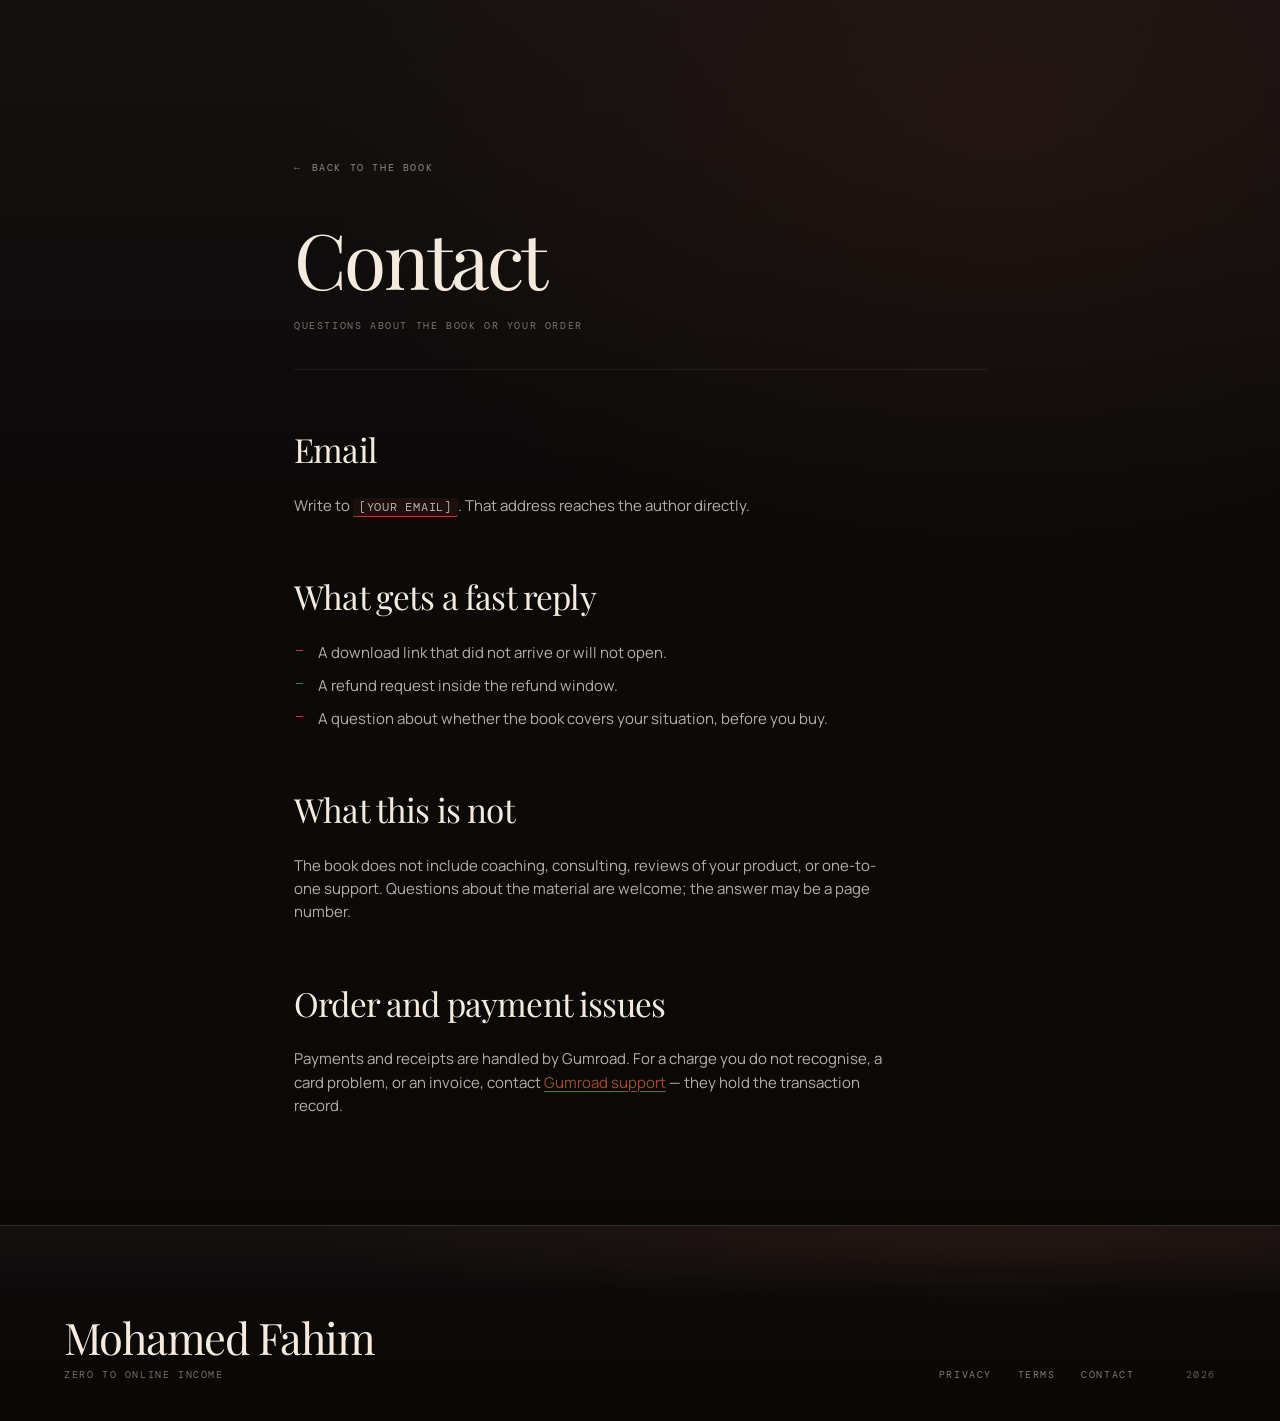
<file: contact.html>
<!DOCTYPE html>
<html lang="en">
<head>
<meta charset="utf-8">
<meta name="viewport" content="width=device-width, initial-scale=1, viewport-fit=cover">
<title>Contact — Zero To Online Income</title>
<meta name="description" content="How to reach the author of Zero To Online Income about downloads, refunds and questions about the book.">
<meta name="robots" content="index, follow">
<link rel="canonical" href="https://zero-to-online-income.vercel.app/contact">
<meta name="theme-color" content="#0A0908">
<link rel="icon" href="assets/icons/favicon.svg" type="image/svg+xml">
<link rel="icon" href="assets/icons/favicon-32.png" sizes="32x32">
<link rel="apple-touch-icon" href="assets/icons/apple-touch-icon.png">
<link rel="preconnect" href="https://fonts.googleapis.com">
<link rel="preconnect" href="https://fonts.gstatic.com" crossorigin>
<link rel="stylesheet" href="https://fonts.googleapis.com/css2?family=DM+Mono:wght@400&family=Manrope:wght@300;400;600&family=Playfair+Display:wght@400&display=swap">
<link rel="stylesheet" href="style.css?v=5">
</head>
<body class="doc" data-theme="black">
<div class="grain" aria-hidden="true"></div>

<main class="doc__main">
  <div class="doc__inner">
    <a class="doc__back mono" href="/"><span aria-hidden="true">←</span><span>Back to the book</span></a>

    <h1 class="doc__title">Contact</h1>
    <p class="doc__meta mono">Questions about the book or your order</p>

    <div class="doc__body">
      <h2>Email</h2>
      <p>Write to <span class="doc__fill">[YOUR EMAIL]</span>. That address reaches the author directly.</p>

      <h2>What gets a fast reply</h2>
      <ul>
        <li>A download link that did not arrive or will not open.</li>
        <li>A refund request inside the refund window.</li>
        <li>A question about whether the book covers your situation, before you buy.</li>
      </ul>

      <h2>What this is not</h2>
      <p>The book does not include coaching, consulting, reviews of your product, or one-to-one support. Questions about the material are welcome; the answer may be a page number.</p>

      <h2>Order and payment issues</h2>
      <p>Payments and receipts are handled by Gumroad. For a charge you do not recognise, a card problem, or an invoice, contact <a href="https://gumroad.com/help" rel="noopener">Gumroad support</a> — they hold the transaction record.</p>
    </div>

  </div>
</main>

<footer class="footer" data-theme="black">
  <div class="wrap footer__inner">
    <div class="footer__brand">
      <span class="footer__author">Mohamed Fahim</span>
      <span class="footer__book mono">Zero To Online Income</span>
    </div>
    <nav class="footer__links" aria-label="Footer">
      <a href="/privacy" class="mono">Privacy</a>
      <a href="/terms" class="mono">Terms</a>
      <a href="/contact" class="mono">Contact</a>
    </nav>
    <span class="footer__year mono">2026</span>
  </div>
</footer>
</body>
</html>
</file>
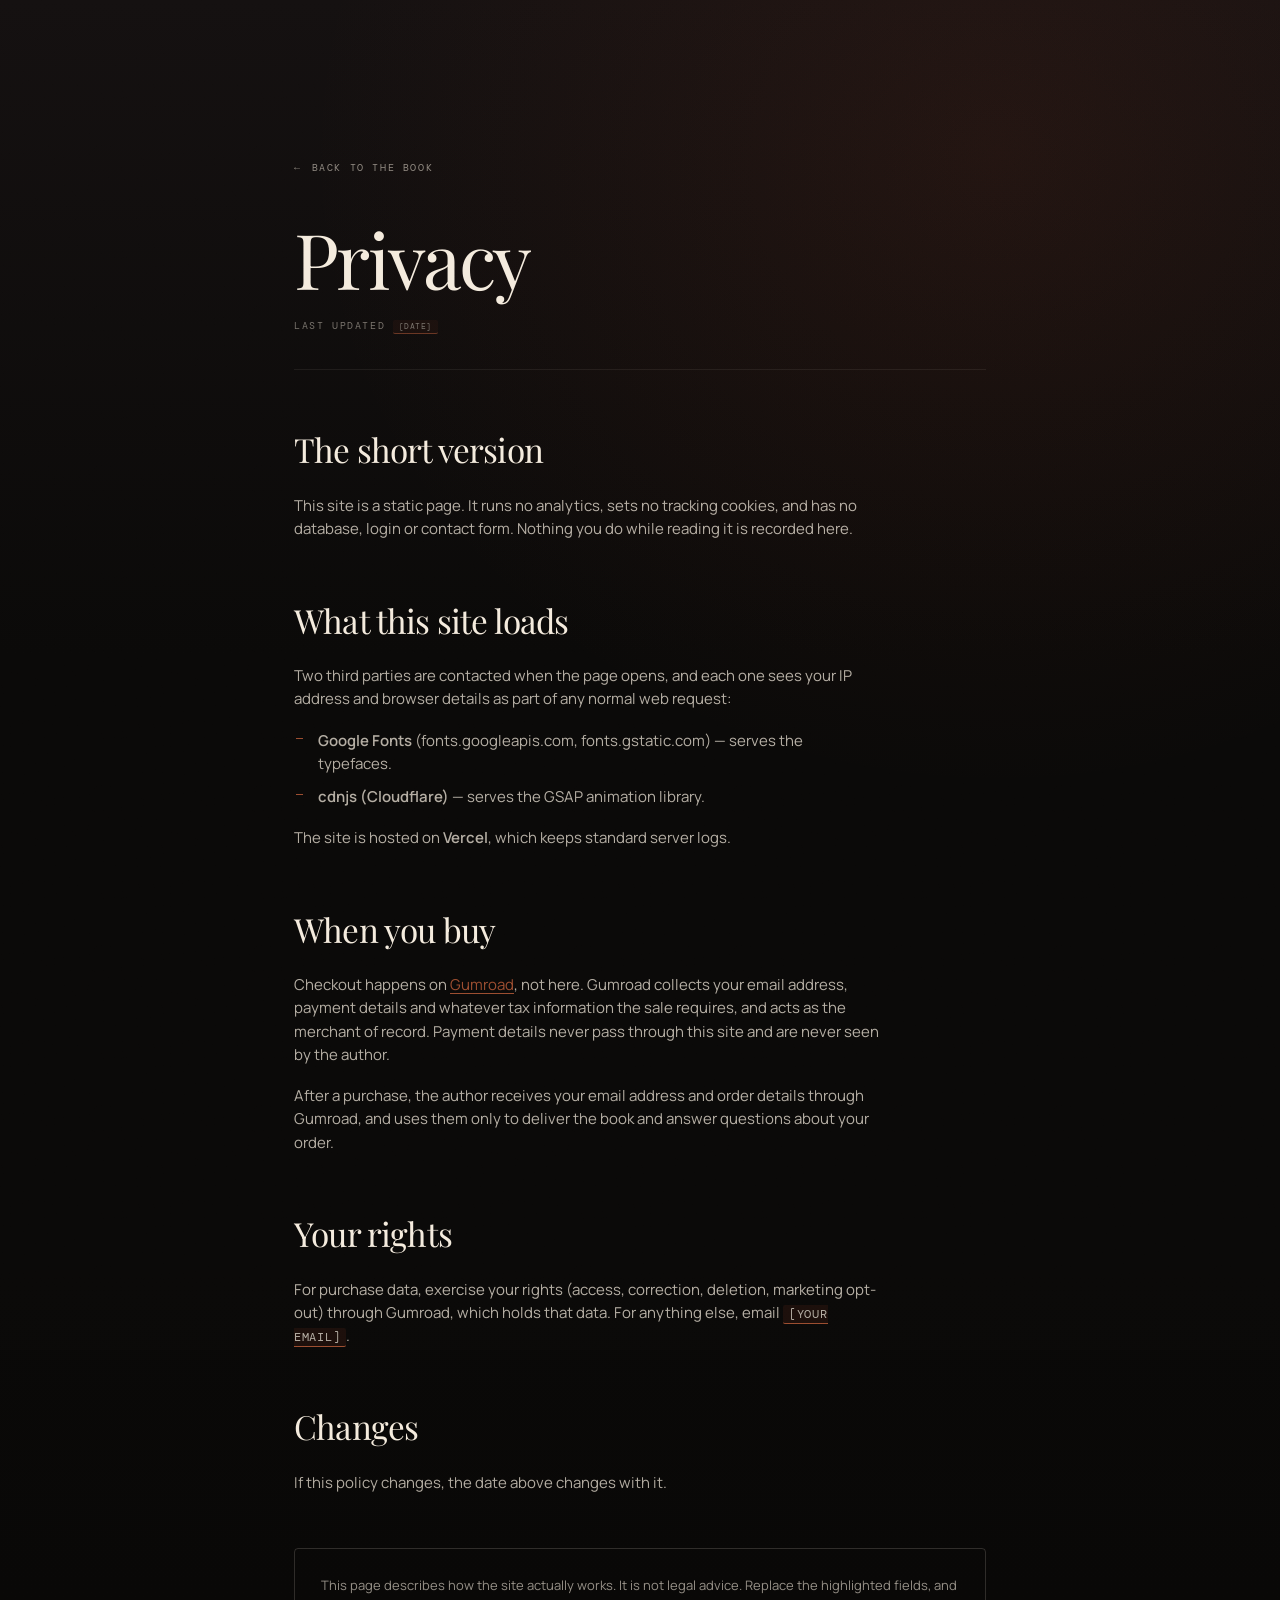
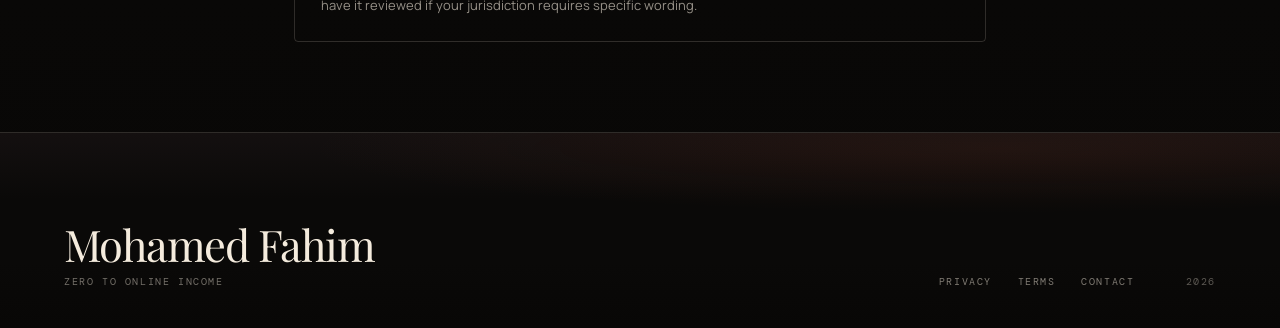
<file: privacy.html>
<!DOCTYPE html>
<html lang="en">
<head>
<meta charset="utf-8">
<meta name="viewport" content="width=device-width, initial-scale=1, viewport-fit=cover">
<title>Privacy — Zero To Online Income</title>
<meta name="description" content="How Zero To Online Income handles personal data. Purchases are processed by Gumroad; this site stores no personal data of its own.">
<meta name="robots" content="index, follow">
<link rel="canonical" href="https://zero-to-online-income.vercel.app/privacy">
<meta name="theme-color" content="#0A0908">
<link rel="icon" href="assets/icons/favicon.svg" type="image/svg+xml">
<link rel="icon" href="assets/icons/favicon-32.png" sizes="32x32">
<link rel="apple-touch-icon" href="assets/icons/apple-touch-icon.png">
<link rel="preconnect" href="https://fonts.googleapis.com">
<link rel="preconnect" href="https://fonts.gstatic.com" crossorigin>
<link rel="stylesheet" href="https://fonts.googleapis.com/css2?family=DM+Mono:wght@400&family=Manrope:wght@300;400;600&family=Playfair+Display:wght@400&display=swap">
<link rel="stylesheet" href="style.css?v=5">
</head>
<body class="doc" data-theme="black">
<div class="grain" aria-hidden="true"></div>

<main class="doc__main">
  <div class="doc__inner">
    <a class="doc__back mono" href="/"><span aria-hidden="true">←</span><span>Back to the book</span></a>

    <h1 class="doc__title">Privacy</h1>
    <p class="doc__meta mono">Last updated <span class="doc__fill">[DATE]</span></p>

    <div class="doc__body">
      <h2>The short version</h2>
      <p>This site is a static page. It runs no analytics, sets no tracking cookies, and has no database, login or contact form. Nothing you do while reading it is recorded here.</p>

      <h2>What this site loads</h2>
      <p>Two third parties are contacted when the page opens, and each one sees your IP address and browser details as part of any normal web request:</p>
      <ul>
        <li><strong>Google Fonts</strong> (fonts.googleapis.com, fonts.gstatic.com) — serves the typefaces.</li>
        <li><strong>cdnjs (Cloudflare)</strong> — serves the GSAP animation library.</li>
      </ul>
      <p>The site is hosted on <strong>Vercel</strong>, which keeps standard server logs.</p>

      <h2>When you buy</h2>
      <p>Checkout happens on <a href="https://gumroad.com/privacy" rel="noopener">Gumroad</a>, not here. Gumroad collects your email address, payment details and whatever tax information the sale requires, and acts as the merchant of record. Payment details never pass through this site and are never seen by the author.</p>
      <p>After a purchase, the author receives your email address and order details through Gumroad, and uses them only to deliver the book and answer questions about your order.</p>

      <h2>Your rights</h2>
      <p>For purchase data, exercise your rights (access, correction, deletion, marketing opt-out) through Gumroad, which holds that data. For anything else, email <span class="doc__fill">[YOUR EMAIL]</span>.</p>

      <h2>Changes</h2>
      <p>If this policy changes, the date above changes with it.</p>
    </div>

    <div class="doc__note">
      <p>This page describes how the site actually works. It is not legal advice. Replace the highlighted fields, and have it reviewed if your jurisdiction requires specific wording.</p>
    </div>
  </div>
</main>

<footer class="footer" data-theme="black">
  <div class="wrap footer__inner">
    <div class="footer__brand">
      <span class="footer__author">Mohamed Fahim</span>
      <span class="footer__book mono">Zero To Online Income</span>
    </div>
    <nav class="footer__links" aria-label="Footer">
      <a href="/privacy" class="mono">Privacy</a>
      <a href="/terms" class="mono">Terms</a>
      <a href="/contact" class="mono">Contact</a>
    </nav>
    <span class="footer__year mono">2026</span>
  </div>
</footer>
</body>
</html>
</file>
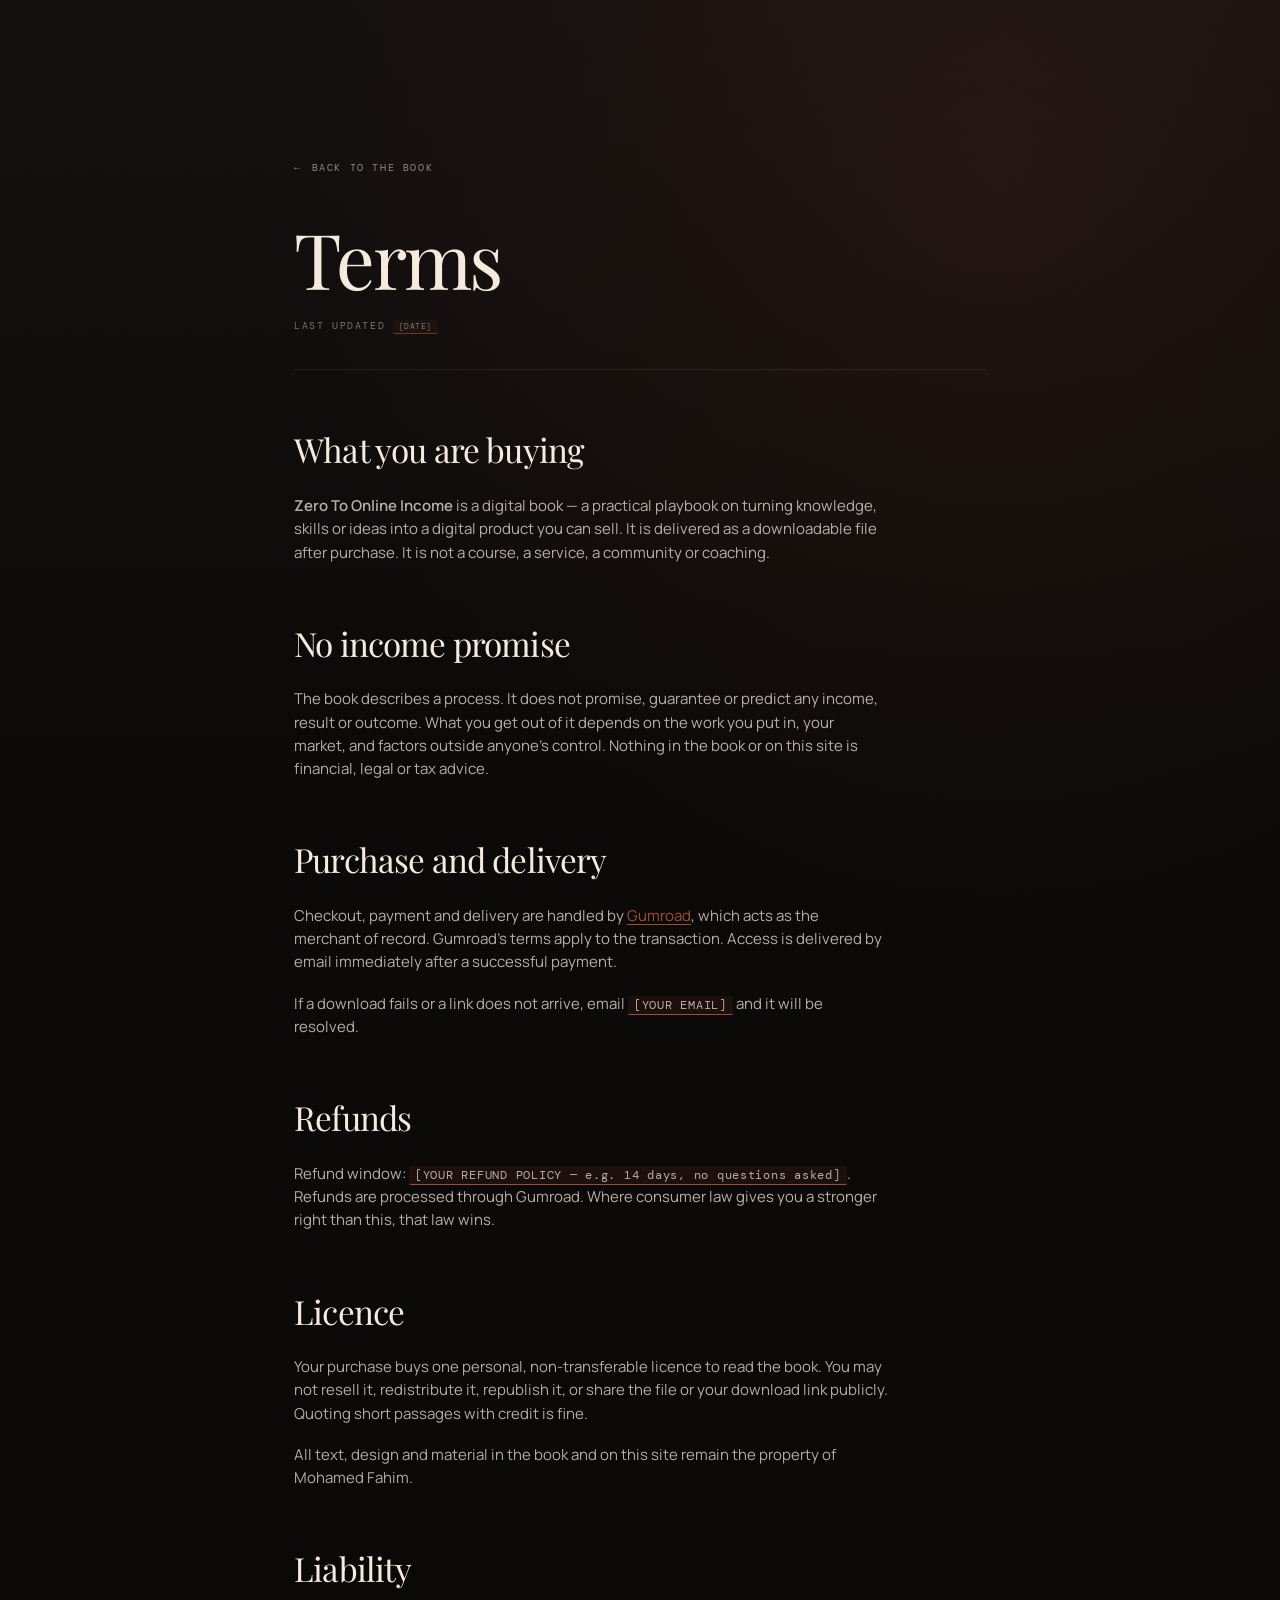
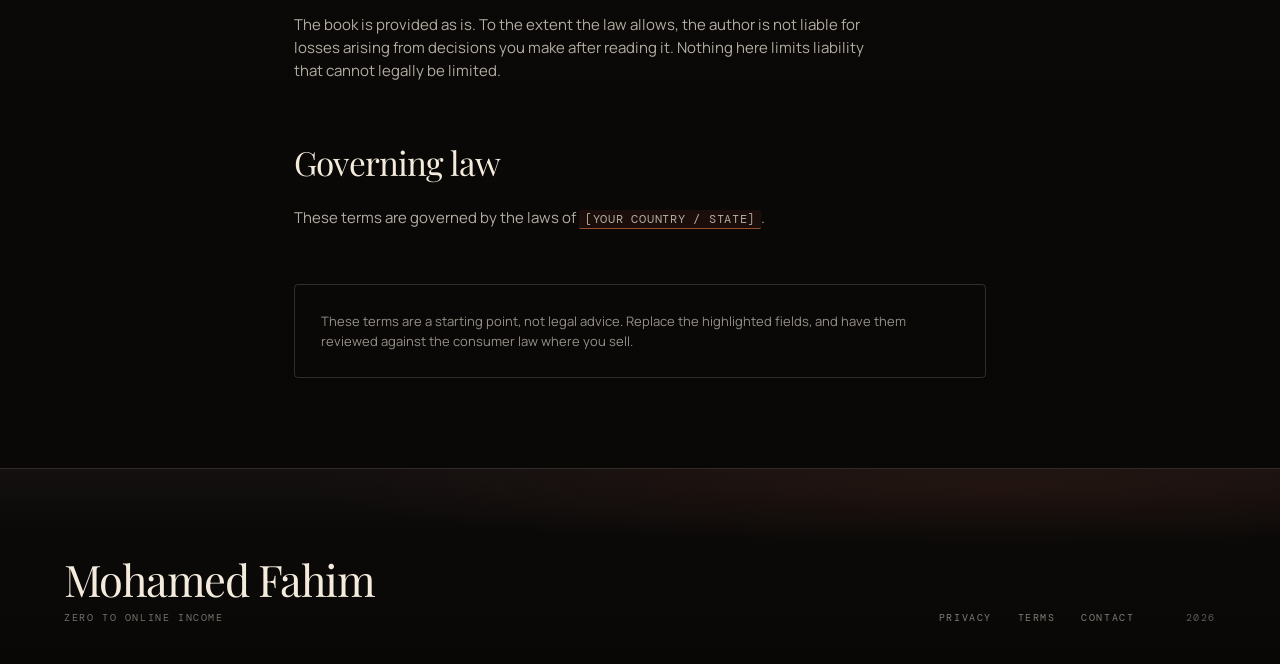
<file: terms.html>
<!DOCTYPE html>
<html lang="en">
<head>
<meta charset="utf-8">
<meta name="viewport" content="width=device-width, initial-scale=1, viewport-fit=cover">
<title>Terms — Zero To Online Income</title>
<meta name="description" content="Terms for Zero To Online Income: what the digital book is, licence, refunds and delivery through Gumroad. No income promises.">
<meta name="robots" content="index, follow">
<link rel="canonical" href="https://zero-to-online-income.vercel.app/terms">
<meta name="theme-color" content="#0A0908">
<link rel="icon" href="assets/icons/favicon.svg" type="image/svg+xml">
<link rel="icon" href="assets/icons/favicon-32.png" sizes="32x32">
<link rel="apple-touch-icon" href="assets/icons/apple-touch-icon.png">
<link rel="preconnect" href="https://fonts.googleapis.com">
<link rel="preconnect" href="https://fonts.gstatic.com" crossorigin>
<link rel="stylesheet" href="https://fonts.googleapis.com/css2?family=DM+Mono:wght@400&family=Manrope:wght@300;400;600&family=Playfair+Display:wght@400&display=swap">
<link rel="stylesheet" href="style.css?v=5">
</head>
<body class="doc" data-theme="black">
<div class="grain" aria-hidden="true"></div>

<main class="doc__main">
  <div class="doc__inner">
    <a class="doc__back mono" href="/"><span aria-hidden="true">←</span><span>Back to the book</span></a>

    <h1 class="doc__title">Terms</h1>
    <p class="doc__meta mono">Last updated <span class="doc__fill">[DATE]</span></p>

    <div class="doc__body">
      <h2>What you are buying</h2>
      <p><strong>Zero To Online Income</strong> is a digital book — a practical playbook on turning knowledge, skills or ideas into a digital product you can sell. It is delivered as a downloadable file after purchase. It is not a course, a service, a community or coaching.</p>

      <h2>No income promise</h2>
      <p>The book describes a process. It does not promise, guarantee or predict any income, result or outcome. What you get out of it depends on the work you put in, your market, and factors outside anyone's control. Nothing in the book or on this site is financial, legal or tax advice.</p>

      <h2>Purchase and delivery</h2>
      <p>Checkout, payment and delivery are handled by <a href="https://gumroad.com/terms" rel="noopener">Gumroad</a>, which acts as the merchant of record. Gumroad's terms apply to the transaction. Access is delivered by email immediately after a successful payment.</p>
      <p>If a download fails or a link does not arrive, email <span class="doc__fill">[YOUR EMAIL]</span> and it will be resolved.</p>

      <h2>Refunds</h2>
      <p>Refund window: <span class="doc__fill">[YOUR REFUND POLICY — e.g. 14 days, no questions asked]</span>. Refunds are processed through Gumroad. Where consumer law gives you a stronger right than this, that law wins.</p>

      <h2>Licence</h2>
      <p>Your purchase buys one personal, non-transferable licence to read the book. You may not resell it, redistribute it, republish it, or share the file or your download link publicly. Quoting short passages with credit is fine.</p>
      <p>All text, design and material in the book and on this site remain the property of Mohamed Fahim.</p>

      <h2>Liability</h2>
      <p>The book is provided as is. To the extent the law allows, the author is not liable for losses arising from decisions you make after reading it. Nothing here limits liability that cannot legally be limited.</p>

      <h2>Governing law</h2>
      <p>These terms are governed by the laws of <span class="doc__fill">[YOUR COUNTRY / STATE]</span>.</p>
    </div>

    <div class="doc__note">
      <p>These terms are a starting point, not legal advice. Replace the highlighted fields, and have them reviewed against the consumer law where you sell.</p>
    </div>
  </div>
</main>

<footer class="footer" data-theme="black">
  <div class="wrap footer__inner">
    <div class="footer__brand">
      <span class="footer__author">Mohamed Fahim</span>
      <span class="footer__book mono">Zero To Online Income</span>
    </div>
    <nav class="footer__links" aria-label="Footer">
      <a href="/privacy" class="mono">Privacy</a>
      <a href="/terms" class="mono">Terms</a>
      <a href="/contact" class="mono">Contact</a>
    </nav>
    <span class="footer__year mono">2026</span>
  </div>
</footer>
</body>
</html>
</file>
<file: style.css>
/* ==========================================================================
   ZERO TO ONLINE INCOME
   01 tokens · 02 reset · 03 type · 04 chrome · 05 the book
   06 acts (void → problem → book → method → chapters → shift → product)
   07 questions · price · end · footer · 08 components · 09 responsive · 10 a11y
   ========================================================================== */

/* 01 — TOKENS ------------------------------------------------------------ */
:root{
  /* warm-tinted grounds: never flat neutral, never a generic gradient */
  --black:#0A0908;          /* near-black with a brown undertone */
  --black-lift:#141010;     /* the warm end of the dark gradient */
  --charcoal:#171311;
  --charcoal-lift:#221B17;
  --cream:#F4EBDD;
  --cream-lift:#FAF3E8;     /* light end of the paper gradient */
  --cream-sink:#EADFCD;     /* shaded end */
  --paper:#FBF6EE;
  --ember:#B84A2A;
  --ember-deep:#8E3319;
  --ember-soft:#D2673F;

  --f-display:"Playfair Display", "Times New Roman", serif;
  --f-body:"Manrope", -apple-system, BlinkMacSystemFont, "Segoe UI", Helvetica, Arial, sans-serif;
  --f-mono:"DM Mono", ui-monospace, "SFMono-Regular", Menlo, monospace;

  --gut:clamp(20px, 5vw, 86px);
  --maxw:1680px;

  --t-fast:.35s cubic-bezier(.22,.61,.36,1);
  --t:.7s cubic-bezier(.16,1,.3,1);
  --hair:rgba(244,235,221,.16);
  --hair-ink:rgba(10,10,10,.16);
}

/* 02 — RESET ------------------------------------------------------------- */
*,*::before,*::after{box-sizing:border-box}
html{-webkit-text-size-adjust:100%}
html,body{margin:0;padding:0;max-width:100%;overflow-x:hidden;overflow-x:clip}
body{
  background:var(--black);color:var(--cream);
  background-image:radial-gradient(120% 60% at 50% 0%, var(--black-lift), var(--black) 62%);
  background-attachment:fixed;
  font-family:var(--f-body);font-size:clamp(15px,1.02vw,17px);line-height:1.55;
  -webkit-font-smoothing:antialiased;-moz-osx-font-smoothing:grayscale;
}
body.is-locked{overflow:hidden;height:100vh}
img{max-width:100%;height:auto;display:block}
a{color:inherit;text-decoration:none}
button{font:inherit;color:inherit;background:none;border:0;cursor:pointer}
ul,ol{list-style:none;margin:0;padding:0}
h1,h2,h3,p,figure{margin:0}
::selection{background:var(--ember);color:#fff}

.wrap{width:100%;max-width:var(--maxw);margin-inline:auto;padding-inline:var(--gut)}
.mono{font-family:var(--f-mono);font-size:clamp(10px,.72vw,12px);letter-spacing:.16em;text-transform:uppercase;font-weight:400}
.sr-only{position:absolute;width:1px;height:1px;padding:0;margin:-1px;overflow:hidden;clip:rect(0 0 0 0);white-space:nowrap;border:0}
.sec-label{display:block;opacity:.5}

[data-theme]{position:relative}
[data-theme="black"]{
  color:var(--cream);
  background:
    radial-gradient(90% 55% at 78% 8%, rgba(184,74,42,.10), transparent 60%),
    linear-gradient(180deg, var(--black-lift) 0%, var(--black) 34%, var(--black) 66%, #080706 100%);
}
[data-theme="charcoal"]{
  color:var(--cream);
  background:
    radial-gradient(80% 50% at 18% 100%, rgba(184,74,42,.09), transparent 62%),
    linear-gradient(180deg, var(--charcoal) 0%, var(--charcoal-lift) 52%, var(--charcoal) 100%);
}
[data-theme="cream"]{
  color:var(--black);
  background:
    radial-gradient(100% 62% at 88% 0%, rgba(184,74,42,.055), transparent 58%),
    linear-gradient(168deg, var(--cream-lift) 0%, var(--cream) 46%, var(--cream-sink) 100%);
}
[data-theme="ember"]{
  color:var(--paper);
  background:
    radial-gradient(62% 48% at 50% 30%, #C6522F, transparent 70%),
    linear-gradient(172deg, var(--ember) 0%, var(--ember) 48%, var(--ember-deep) 100%);
}

.grain{
  position:fixed;inset:-50%;z-index:9998;pointer-events:none;opacity:.22;mix-blend-mode:overlay;
  background-image:url("data:image/svg+xml,%3Csvg xmlns='http://www.w3.org/2000/svg' width='160' height='160'%3E%3Cfilter id='n'%3E%3CfeTurbulence type='fractalNoise' baseFrequency='.85' numOctaves='3' stitchTiles='stitch'/%3E%3CfeColorMatrix type='saturate' values='0'/%3E%3C/filter%3E%3Crect width='160' height='160' filter='url(%23n)' opacity='.5'/%3E%3C/svg%3E");
}

/* 03 — TYPE -------------------------------------------------------------- */
.void__type,.claim,.act__cap h2,.stage__title,.journey__title,.shift__col li,
.product__title,.faq__title,.decision__pre,.decision__post,.decision__amount,
.end__type,.footer__author,.end__cta-label{
  font-family:var(--f-display);font-weight:400;letter-spacing:-.035em;line-height:.95;
}

/* masked reveals (CSS holds the no-JS fallback; GSAP owns them once JS runs) */
.vline,.eline{display:block;overflow:hidden;padding-bottom:.06em}
.vline>span,.eline>span{display:block;transform:translateY(112%)}
.w{display:inline-block;overflow:hidden;vertical-align:top}
.w>i{display:inline-block;font-style:inherit;transform:translateY(112%)}
.js .vline>span,.js .eline>span,.js .w>i{transform:none}

/* 04 — CHROME ------------------------------------------------------------ */
.skip{position:fixed;top:-100px;left:16px;z-index:10001;background:var(--ember);color:#fff;padding:12px 18px}
.skip:focus{top:16px}

.loader{position:fixed;inset:0;z-index:10000;background:var(--black);color:var(--cream);display:flex;align-items:flex-end;justify-content:center;padding:var(--gut)}
.loader__inner{width:100%;max-width:var(--maxw);display:flex;justify-content:space-between;align-items:flex-end;gap:24px}
.loader__count{font-family:var(--f-display);font-size:clamp(64px,16vw,220px);line-height:.8;letter-spacing:-.05em}
.loader__label,.loader__meta{opacity:.45;padding-bottom:.7em}
.loader__meta{text-align:right}
.loader__bar{position:absolute;left:0;bottom:0;width:100%;height:2px;background:rgba(244,235,221,.12)}
.loader__bar>i{display:block;height:100%;width:0;background:var(--ember)}

.cursor{position:fixed;top:0;left:0;z-index:9999;pointer-events:none;mix-blend-mode:difference;opacity:0}
.cursor__dot,.cursor__ring{position:absolute;border-radius:50%;transform:translate(-50%,-50%)}
.cursor__dot{width:5px;height:5px;background:#fff}
.cursor__ring{width:34px;height:34px;border:1px solid rgba(255,255,255,.65);transition:width var(--t-fast),height var(--t-fast),opacity var(--t-fast)}
.cursor.is-hot .cursor__ring{width:72px;height:72px;opacity:.45}
@media (hover:none),(pointer:coarse){.cursor{display:none}}

.nav{position:fixed;top:0;left:0;width:100%;z-index:900;color:var(--cream);transition:color var(--t-fast),transform var(--t),opacity var(--t-fast)}
.nav.is-light{color:var(--black)}
.nav.is-ember{color:var(--paper)}
.nav.is-hidden{transform:translateY(-102%)}
.nav__inner{max-width:var(--maxw);margin-inline:auto;padding:clamp(16px,2vw,26px) var(--gut);display:flex;align-items:center;justify-content:space-between;gap:20px}
.nav__brand{display:flex;align-items:baseline;gap:10px;white-space:nowrap}
.nav__brand-name{opacity:.55}
.nav__brand-sep{opacity:.3}
.nav__brand-title{font-family:var(--f-display);font-size:clamp(14px,1.05vw,18px);letter-spacing:-.01em}
.nav__chapter{opacity:0;transition:opacity var(--t-fast);letter-spacing:.2em}
.nav__chapter.is-on{opacity:.55}
.nav__actions{display:flex;align-items:center;gap:14px}

.burger{display:none;width:42px;height:42px;position:relative;border:1px solid currentColor;border-radius:50%;opacity:.8}
.burger span{position:absolute;left:12px;width:18px;height:1px;background:currentColor;transition:transform var(--t-fast)}
.burger span:nth-child(1){top:18px}
.burger span:nth-child(2){top:23px}
.burger[aria-expanded="true"] span:nth-child(1){transform:translateY(2.5px) rotate(45deg)}
.burger[aria-expanded="true"] span:nth-child(2){transform:translateY(-2.5px) rotate(-45deg)}

.menu{position:fixed;inset:0;z-index:890;background:var(--black);color:var(--cream);display:flex;align-items:flex-end;padding:var(--gut);clip-path:inset(0 0 100% 0);transition:clip-path .8s cubic-bezier(.16,1,.3,1)}
.menu[hidden]{display:flex!important}
.menu.is-open{clip-path:inset(0 0 0 0)}
.menu__inner{width:100%}
.menu__label{opacity:.35;display:block;margin-bottom:24px}
.menu__nav{display:flex;flex-direction:column;gap:clamp(4px,1.4vh,12px);margin-bottom:38px}
.menu__nav a{font-family:var(--f-display);font-size:clamp(28px,8.5vw,52px);line-height:1.05;letter-spacing:-.03em;display:flex;align-items:baseline;gap:14px}
.menu__nav em{font-style:normal;opacity:.35;font-size:11px}

/* 05 — THE BOOK (geometry preserved) ------------------------------------- */
.book{
  position:relative;width:100%;aspect-ratio:1/1.42;
  transform-style:preserve-3d;transform:rotateX(6deg) rotateY(-26deg) rotateZ(-1deg);
  will-change:transform;
}
.book__body{position:absolute;inset:0;transform-style:preserve-3d;transform:rotate(var(--lean,0deg))}
.book__shadow{
  position:absolute;left:-14%;right:-22%;bottom:-16%;height:34%;
  background:radial-gradient(60% 60% at 50% 50%, rgba(0,0,0,.66), transparent 72%);
  filter:blur(26px);transform:translateZ(-60px) rotateX(78deg);
}
.book__block{
  position:absolute;inset:0;transform-style:preserve-3d;
  background:linear-gradient(105deg,#fdfaf3 0%,#f3ece0 58%,#e6dccb 100%);
  border-radius:2px 5px 5px 2px;
  box-shadow:inset -10px 0 20px -14px rgba(0,0,0,.35);
  overflow:hidden;
}
.book__edge{position:absolute;top:2%;bottom:2%;right:0;width:9px;background:repeating-linear-gradient(to right,#efe8db 0 1px,#dcd2c1 1px 2px);opacity:.9}
.book__cover{position:absolute;inset:0;transform-style:preserve-3d;transform-origin:left center;transform:translateZ(22px);will-change:transform}
.book__front,.book__inside{position:absolute;inset:0;backface-visibility:hidden;-webkit-backface-visibility:hidden;border-radius:2px 5px 5px 2px;overflow:hidden}
.book__front{
  background:
    linear-gradient(150deg, rgba(255,255,255,.07), transparent 42%),
    linear-gradient(200deg,#241d18 0%,#14110e 55%,#0a0908 100%);
  color:var(--cream);
  box-shadow:
    inset 0 0 0 1px rgba(244,235,221,.09),
    inset 7px 0 14px -10px rgba(0,0,0,.9),
    0 40px 70px -40px rgba(0,0,0,.9);
}
.book__front-inner{position:absolute;inset:0;padding:11% 10%;display:flex;flex-direction:column}
.book__kicker{font-size:clamp(7px,.62vw,9px);opacity:.55;letter-spacing:.22em}
.book__title{font-family:var(--f-display);font-weight:400;font-size:clamp(26px,3.35vw,52px);line-height:.94;letter-spacing:-.035em;margin-top:auto}
.book__rule{display:block;width:34%;height:1px;background:var(--ember);margin:8% 0 6%}
.book__sub{font-size:clamp(6.5px,.56vw,9px);opacity:.6;line-height:1.7;letter-spacing:.16em}
.book__seal{position:absolute;right:9%;top:9%;width:clamp(22px,2.4vw,34px);height:clamp(22px,2.4vw,34px);border:1px solid rgba(244,235,221,.3);border-radius:50%;display:grid;place-items:center;font-size:9px;opacity:.7}
.book__gloss{position:absolute;inset:0;pointer-events:none;background:linear-gradient(112deg,rgba(255,255,255,.16) 0%,rgba(255,255,255,.02) 22%,transparent 46%)}
.book__inside{transform:rotateY(180deg);background:linear-gradient(255deg,#fdfaf3 0%,#f1e9dc 100%);color:var(--black);box-shadow:inset -8px 0 18px -14px rgba(0,0,0,.4)}
.book__spine{
  position:absolute;left:0;top:0;height:100%;width:22px;
  transform-origin:left center;transform:rotateY(90deg);
  background:linear-gradient(to right,#0a0908,#1d1815);
  display:grid;place-items:center;box-shadow:inset 0 0 0 1px rgba(244,235,221,.07);
}
.book__spine span{writing-mode:vertical-rl;transform:scaleX(-1);font-family:var(--f-mono);font-size:7px;letter-spacing:.2em;color:rgba(244,235,221,.6);white-space:nowrap}

.spread{position:absolute;inset:0;padding:11% 10% 9%;display:flex;flex-direction:column;color:var(--black)}
.spread__label{font-size:clamp(6px,.52vw,8px);opacity:.42;margin-bottom:auto}
.spread__list{margin-bottom:7%}
.spread__list li{display:flex;gap:8px;align-items:baseline;font-size:clamp(7.5px,.72vw,11px);line-height:1.15;padding:4.6% 0;border-bottom:1px solid rgba(10,10,10,.09)}
.spread__list em{font-style:normal;font-size:.75em;opacity:.45}
.spread__lead{font-family:var(--f-display);font-size:clamp(12px,1.35vw,21px);line-height:1.08;letter-spacing:-.02em;margin-bottom:auto}
.spread__chain{display:flex;flex-wrap:wrap;gap:3px 5px;margin-top:8%}
.spread__chain li{font-family:var(--f-mono);font-size:clamp(5.5px,.5vw,8px);letter-spacing:.08em;text-transform:uppercase;border:1px solid rgba(10,10,10,.16);border-radius:999px;padding:2px 6px}
.spread__folio{position:absolute;left:10%;bottom:6%;font-size:6px;opacity:.35}
.spread--right .spread__folio{left:auto;right:10%}

/* the book prints itself relative to its own width, not the viewport */
@supports (container-type: inline-size){
  .book{container-type:inline-size}
  .book__kicker{font-size:2.3cqw}
  .book__title{font-size:12.4cqw}
  .book__sub{font-size:2.1cqw}
  .book__seal{width:8.5cqw;height:8.5cqw;font-size:2.4cqw}
  .book__spine span{font-size:1.9cqw}
  .spread__label{font-size:2cqw}
  .spread__list li{font-size:2.7cqw}
  .spread__lead{font-size:5.2cqw}
  .spread__chain li{font-size:1.9cqw}
  .spread__folio{font-size:1.8cqw}
}

/* 06 — THE ACTS ----------------------------------------------------------- */

/* 01 · THE VOID */
.void{height:230vh}
.void__sticky{
  position:sticky;top:0;height:100vh;height:100svh;overflow:hidden;
  display:flex;flex-direction:column;justify-content:center;
  padding:calc(var(--gut) + 54px) var(--gut) var(--gut);
}
.void__sticky::after{
  content:"";position:absolute;inset:0;pointer-events:none;
  background:radial-gradient(78% 58% at 50% 62%, rgba(184,74,42,.16), transparent 70%);
}
.void__mark{position:absolute;top:calc(var(--gut) + 46px);left:var(--gut);opacity:.4}
.void__type{
  position:relative;z-index:2;
  font-size:clamp(46px,min(11.4vw,15.5vh),190px);
  line-height:.96;letter-spacing:-.045em;max-width:15ch;
}
.void__type .vline:nth-child(2)>span{padding-left:clamp(20px,7vw,150px)}
.void__type .vline:nth-child(3)>span{padding-left:clamp(40px,14vw,300px);font-style:italic;color:var(--ember-soft)}
.void__scroll{position:absolute;left:var(--gut);bottom:var(--gut);display:flex;align-items:center;gap:14px;opacity:.55;z-index:2}
.void__scroll-line{display:block;width:clamp(56px,9vw,140px);height:1px;background:currentColor;position:relative;overflow:hidden}
.void__scroll-line>i{position:absolute;inset:0;background:var(--ember-soft);animation:rail 2.4s cubic-bezier(.65,0,.35,1) infinite}
@keyframes rail{0%{transform:translateX(-100%)}62%,100%{transform:translateX(100%)}}

/* 02 · THE PROBLEM */
.claims{height:520vh}
.claims__sticky{position:sticky;top:0;height:100vh;height:100svh;overflow:hidden;display:grid;place-items:center;padding-inline:var(--gut)}
.claim{
  grid-area:1/1;text-align:center;max-width:18ch;
  font-size:clamp(40px,min(10vw,14vh),168px);line-height:.96;
  opacity:0;
}
.claim .cw{display:inline-block;will-change:transform}
.claim--turn{color:var(--cream)}
.claim--hit{color:var(--ember-soft);font-style:italic}
.claims__index{position:absolute;left:var(--gut);bottom:var(--gut);opacity:.35}

/* 03/04/05 · THE BOOK ACT */
.act{height:760vh}
.act__sticky{position:sticky;top:0;height:100vh;height:100svh;overflow:hidden;display:grid;place-items:center}
.act__glow{
  position:absolute;inset:0;
  background:radial-gradient(46% 42% at 52% 46%, rgba(210,103,63,.24), transparent 70%);
  opacity:0;
}
.act__stage{position:relative;z-index:2;width:clamp(210px,23vw,380px);perspective:2000px;perspective-origin:50% 45%}
.act__stage:empty{display:none}
.act__stage .book{transform:rotateX(8deg) rotateY(-30deg)}

.act__captions{position:absolute;inset:0;z-index:3;pointer-events:none;display:grid;place-items:center}
.act__cap{position:absolute;width:100%;max-width:var(--maxw);padding-inline:var(--gut);text-align:center;opacity:0}
.act__cap span{display:block;opacity:.45;margin-bottom:16px}
.act__cap h2{font-size:clamp(28px,4.6vw,76px);line-height:.98}
.act__cap:nth-child(1){transform:translateY(-32vh)}
.act__cap:nth-child(2),.act__cap:nth-child(3){transform:translateY(33vh);text-align:left}
.act__cap:nth-child(2) h2,.act__cap:nth-child(3) h2{font-size:clamp(26px,3.6vw,58px)}

/* the printed contents, lifted off the page */
.act__print{
  position:absolute;z-index:4;right:var(--gut);top:50%;transform:translateY(-50%);
  display:flex;flex-direction:column;gap:clamp(6px,1.4vh,18px);text-align:right;pointer-events:none;
}
.act__print li{
  font-family:var(--f-display);font-size:clamp(20px,3.2vw,54px);line-height:1;letter-spacing:-.03em;
  display:flex;align-items:baseline;justify-content:flex-end;gap:14px;opacity:0;
}
.act__print em{font-style:normal;font-size:clamp(9px,.72vw,12px);font-family:var(--f-mono);opacity:.45;letter-spacing:.16em}

/* the page becomes the site */
.act__takeover{
  position:absolute;inset:0;z-index:5;color:var(--black);
  background:linear-gradient(168deg, var(--cream-lift) 0%, var(--cream) 48%, var(--cream-sink) 100%);
  display:grid;place-items:center;clip-path:circle(0% at 60% 46%);
}
.act__takeover-inner{text-align:center;padding-inline:var(--gut)}
.act__takeover-inner span{display:block;opacity:.45;margin-bottom:18px}
.act__takeover-inner p{font-family:var(--f-display);font-size:clamp(34px,7vw,124px);line-height:.94;letter-spacing:-.04em}

.act__rail{position:absolute;left:var(--gut);right:var(--gut);bottom:26px;height:1px;background:var(--hair);z-index:6}
.act__rail>i{display:block;height:100%;width:0;background:var(--ember-soft)}

/* 06 · THE METHOD */
.method{padding:clamp(60px,10vh,140px) 0 clamp(80px,12vh,180px)}
.stage{
  max-width:var(--maxw);margin-inline:auto;padding:clamp(40px,7vh,90px) var(--gut);
  min-height:min(78vh,760px);
  display:grid;grid-template-columns:minmax(0,.9fr) minmax(0,1.1fr);gap:clamp(20px,4vw,80px);
  align-items:center;border-top:1px solid var(--hair-ink);
}
.stage:first-child{border-top:0}
.stage__n{
  font-family:var(--f-mono);font-weight:500;
  font-size:clamp(90px,17vw,300px);line-height:.78;letter-spacing:-.06em;
  color:transparent;-webkit-text-stroke:1px rgba(10,10,10,.42);
  display:block;will-change:transform;
}
.stage__title{font-size:clamp(46px,8.4vw,150px);line-height:.88;margin-bottom:clamp(14px,2vw,26px)}
.stage__q{font-family:var(--f-display);font-style:italic;font-size:clamp(19px,2.3vw,38px);line-height:1.15;letter-spacing:-.02em;color:var(--ember);max-width:22ch}
.stage__note{margin-top:clamp(14px,2vw,24px);opacity:.6;max-width:36ch;font-size:clamp(14px,1vw,17px)}
.stage:nth-child(even) .stage__n{justify-self:end}

/* 07 · THE CHAPTER JOURNEY */
.journey{height:520vh;position:relative}
.journey__sticky{
  position:sticky;top:0;height:100vh;height:100svh;overflow:hidden;
  display:grid;align-content:center;gap:clamp(16px,3vh,40px);
  padding:calc(var(--gut) + 50px) var(--gut) var(--gut);
  max-width:var(--maxw);margin-inline:auto;
}
.journey__label{opacity:.4}
.journey__now{display:grid;gap:clamp(8px,1.4vh,18px);max-width:20ch}
.journey__num{
  font-family:var(--f-mono);font-size:clamp(60px,13vw,210px);line-height:.8;letter-spacing:-.05em;
  color:var(--ember);display:block;
}
.journey__title{font-size:clamp(34px,6.6vw,110px);line-height:.94}
.journey__line{opacity:.55;max-width:34ch;font-size:clamp(14px,1.05vw,18px)}
.journey__list{
  position:absolute;right:var(--gut);top:50%;transform:translateY(-50%);
  display:flex;flex-direction:column;gap:clamp(6px,1.2vh,16px);text-align:right;
}
.journey__list li{
  display:flex;gap:12px;align-items:baseline;justify-content:flex-end;
  font-family:var(--f-display);font-size:clamp(14px,1.5vw,24px);letter-spacing:-.02em;
  opacity:.22;transition:opacity var(--t-fast),transform var(--t-fast);
}
.journey__list li em{font-style:normal;font-family:var(--f-mono);font-size:10px;letter-spacing:.14em;opacity:.6}
.journey__list li.is-on{opacity:1;transform:translateX(-10px)}
.journey__list li:hover{opacity:.8;transform:translateX(-6px)}
.journey__list li.is-on:hover{opacity:1;transform:translateX(-14px)}
.journey__track{position:absolute;inset:0;pointer-events:none}
.journey__beat{height:16.6667%}

/* 08 · THE TRANSFORMATION */
.shift{height:340vh}
.shift__sticky{position:sticky;top:0;height:100vh;height:100svh;overflow:hidden;display:grid;place-items:center;padding-inline:var(--gut)}
.shift__wipe{position:absolute;inset:0;background:var(--ember);transform:scaleY(0);transform-origin:bottom}
.shift__col{grid-area:1/1;position:relative;z-index:2;text-align:center}
.shift__col li{font-size:clamp(34px,7.6vw,130px);line-height:1.02;letter-spacing:-.04em}
.shift__col--before li{color:rgba(244,235,221,.34)}
.shift__col--after{opacity:0}
.shift__col--after li{color:var(--paper)}
.shift__hint{position:absolute;bottom:var(--gut);left:50%;transform:translateX(-50%);opacity:.4;z-index:3;text-align:center}

/* 09 · THE PRODUCT */
.product{padding:clamp(80px,14vh,180px) 0}
.product__inner{
  max-width:var(--maxw);margin-inline:auto;padding-inline:var(--gut);
  display:grid;grid-template-columns:minmax(0,1fr) minmax(0,1fr);gap:clamp(30px,6vw,110px);align-items:center;
}
.product__stage{width:min(100%,460px);justify-self:center;perspective:2200px;perspective-origin:50% 45%}
.product__stage:empty{display:none}
.product__copy{max-width:52ch}
.product__title{font-size:clamp(38px,5vw,88px);line-height:.94;margin:18px 0 14px}
.product__sub{font-family:var(--f-display);font-style:italic;font-size:clamp(17px,1.7vw,28px);opacity:.75;letter-spacing:-.02em}
.product__for{margin-top:clamp(18px,2.4vw,30px);opacity:.55;max-width:44ch}
.product__label{display:block;margin:clamp(30px,4vw,54px) 0 4px;opacity:.4}
.product__gets{border-top:1px solid var(--hair)}
.product__gets li{padding:clamp(14px,1.6vw,22px) 0;border-bottom:1px solid var(--hair);display:grid;grid-template-columns:44px minmax(0,1fr);gap:16px;align-items:baseline}
.product__gets b{font-family:var(--f-display);font-weight:400;font-size:clamp(19px,1.9vw,30px);letter-spacing:-.025em;display:block}
.product__gets p{opacity:.5;font-size:clamp(13px,.95vw,15px);margin-top:4px}
.product__gets em{font-style:normal;font-family:var(--f-mono);font-size:11px;opacity:.4;letter-spacing:.14em}
.product .btn{margin-top:clamp(30px,4vw,48px)}

/* 07 — QUESTIONS · PRICE · END · FOOTER ---------------------------------- */
.faq{padding:clamp(70px,12vh,160px) 0}
.faq__title{font-size:clamp(38px,6vw,104px);margin-top:14px}
.faq__list{margin-top:clamp(40px,6vh,80px);border-top:1px solid var(--hair-ink)}
.qa{border-bottom:1px solid var(--hair-ink)}
.qa{position:relative}
.qa::after{content:"";position:absolute;left:0;bottom:-1px;width:100%;height:1px;background:var(--ember);transform:scaleX(0);transform-origin:left;transition:transform .55s cubic-bezier(.16,1,.3,1)}
.qa:hover::after,.qa:focus-within::after{transform:scaleX(1)}
.qa__q span{transition:transform .5s cubic-bezier(.16,1,.3,1)}
.qa:hover .qa__q span{transform:translateX(10px)}
.qa__q[aria-expanded="true"] span{color:var(--ember)}
.qa__q{width:100%;display:flex;justify-content:space-between;align-items:center;gap:24px;padding:clamp(20px,2.4vw,34px) 0;text-align:left;font-family:var(--f-display);font-size:clamp(19px,2.3vw,36px);letter-spacing:-.025em;line-height:1.1}
.qa__q i{flex:none;position:relative;width:16px;height:16px}
.qa__q i::before,.qa__q i::after{content:"";position:absolute;background:currentColor;transition:transform var(--t-fast)}
.qa__q i::before{left:0;top:7.5px;width:16px;height:1px}
.qa__q i::after{left:7.5px;top:0;width:1px;height:16px}
.qa__q[aria-expanded="true"] i::after{transform:scaleY(0)}
.qa__a{overflow:hidden;height:0}
.qa__a p{opacity:.62;max-width:62ch;font-size:clamp(14px,1.05vw,17px);padding-bottom:clamp(22px,2.4vw,34px)}

.decision{min-height:100vh;min-height:100svh;display:grid;place-items:center;padding:clamp(70px,12vh,150px) 0;overflow:hidden}
.decision__inner{width:100%;max-width:var(--maxw);padding-inline:var(--gut);text-align:center}
.decision__pre,.decision__post{font-size:clamp(24px,4.4vw,74px);line-height:1;opacity:.85}
.decision__post{font-style:italic}
.decision__amount{
  font-size:clamp(140px,27vw,400px);line-height:.92;letter-spacing:-.03em;
  margin:clamp(4px,.6vw,12px) 0 clamp(10px,1.6vw,26px);will-change:transform;
}
.decision__foot{margin-top:clamp(36px,6vw,80px);display:flex;flex-wrap:wrap;gap:20px 40px;align-items:center;justify-content:center}
.decision__foot .mono{opacity:1}

.end{height:210vh}
.end__sticky{
  position:sticky;top:0;height:100vh;height:100svh;overflow:hidden;
  display:flex;flex-direction:column;justify-content:center;gap:clamp(30px,6vh,70px);
  padding:calc(var(--gut) + 54px) var(--gut) var(--gut);
}
.end__type{font-size:clamp(38px,min(9vw,13vh),160px);line-height:.98;letter-spacing:-.045em;max-width:16ch}
.end__type .eline:nth-child(2)>span{padding-left:clamp(20px,6vw,130px)}
.end__type--turn>span{font-style:italic;color:var(--ember-soft);padding-left:clamp(10px,3vw,70px)}
.end__cta{
  align-self:flex-start;display:inline-flex;align-items:baseline;gap:clamp(14px,2vw,30px);
  padding:clamp(16px,1.8vw,26px) clamp(24px,3vw,44px);border:1px solid var(--hair);border-radius:999px;
  position:relative;overflow:hidden;will-change:transform;
}
.end__cta::before{content:"";position:absolute;inset:0;background:var(--ember);transform:translateY(101%);transition:transform .55s cubic-bezier(.16,1,.3,1)}
.end__cta:hover::before,.end__cta:focus-visible::before{transform:translateY(0)}
.end__cta>*{position:relative;z-index:1}
.end__cta-label{font-size:clamp(22px,3vw,48px);letter-spacing:-.03em}
.end__cta-price{opacity:.6}
.end__cta-arrow{font-size:clamp(18px,2vw,28px);transition:transform .5s cubic-bezier(.16,1,.3,1)}
.end__cta:hover .end__cta-arrow{transform:translateX(8px)}

.footer{padding:clamp(50px,7vw,90px) 0 clamp(26px,3vw,40px);border-top:1px solid var(--hair)}
.footer__inner{display:grid;grid-template-columns:1fr auto auto;gap:clamp(24px,4vw,60px);align-items:end}
.footer__brand{display:flex;flex-direction:column;gap:8px}
.footer__author{font-size:clamp(26px,3.4vw,54px);line-height:1}
.footer__book,.footer__desc{opacity:.45}
.footer__links{display:flex;gap:clamp(14px,2vw,30px)}
.footer__links a{opacity:.5;transition:opacity var(--t-fast)}
.footer__links a:hover{opacity:1}
.footer__year{opacity:.35}

/* 08 — COMPONENTS -------------------------------------------------------- */
.btn{
  position:relative;display:inline-flex;align-items:center;gap:12px;
  padding:clamp(13px,1.1vw,18px) clamp(22px,1.9vw,34px);
  border:1px solid currentColor;border-radius:999px;overflow:hidden;
  font-family:var(--f-mono);font-size:clamp(10px,.74vw,12px);letter-spacing:.14em;text-transform:uppercase;
  will-change:transform;
}
.btn::before{content:"";position:absolute;inset:0;background:var(--ember);z-index:0;transform:translateY(101%);transition:transform .5s cubic-bezier(.16,1,.3,1)}
.btn:hover::before,.btn:focus-visible::before{transform:translateY(0)}
.btn__label,.btn__arrow{position:relative;z-index:1;transition:color .4s ease,transform .5s cubic-bezier(.16,1,.3,1)}
.btn:hover .btn__label,.btn:hover .btn__arrow{color:#fff}
.btn:hover .btn__arrow{transform:translateX(6px)}
.btn--sm{padding:10px 18px}
.btn--lg{padding:clamp(17px,1.5vw,24px) clamp(28px,2.6vw,46px);font-size:clamp(11px,.82vw,13px)}
.btn--block{display:flex;justify-content:center;width:100%}
.btn--invert::before{background:var(--black)}
.btn--invert:hover .btn__label,.btn--invert:hover .btn__arrow{color:var(--paper)}

/* 09 — RESPONSIVE -------------------------------------------------------- */
@media (max-width:1024px){
  .nav__actions .btn--sm{display:none}
  .burger{display:block}
  .act__print{
    right:var(--gut);left:var(--gut);top:calc(var(--gut) + 64px);transform:none;
    text-align:center;align-items:center;
  }
  .act__print li{justify-content:center}
  .product__inner{grid-template-columns:1fr;gap:clamp(40px,8vh,80px)}
  .product__stage{width:min(72vw,360px)}
  .product__copy{max-width:none}
  .journey__list{position:static;transform:none;text-align:left;margin-top:clamp(20px,4vh,40px)}
  .journey__list li{justify-content:flex-start}
  .journey__list li.is-on{transform:translateX(10px)}
}
@media (max-width:760px){
  .void{height:200vh}
  .void__type{font-size:clamp(42px,12.6vw,80px);line-height:1.02;max-width:none}
  .void__mark{top:calc(var(--gut) + 74px)}
  .void__type .vline:nth-child(2)>span{padding-left:8vw}
  .void__type .vline:nth-child(3)>span{padding-left:16vw}
  .claims{height:460vh}
  .claim{font-size:clamp(36px,12.5vw,72px);max-width:11ch}
  .act{height:640vh}
  .act__stage{width:min(58vw,250px)}
  .act__cap h2{font-size:clamp(26px,7.6vw,44px)}
  .act__cap:nth-child(1){transform:translateY(-33vh)}
  .act__cap:nth-child(2),.act__cap:nth-child(3){transform:translateY(33vh);text-align:center}
  .act__print li{font-size:clamp(20px,6.2vw,32px)}
  .act__print{gap:4px}
  .act__takeover-inner p{font-size:clamp(32px,10vw,60px)}
  .stage{grid-template-columns:1fr;gap:clamp(4px,2vh,20px);min-height:auto;padding-block:clamp(44px,8vh,80px)}
  .stage__n{font-size:clamp(84px,30vw,150px)}
  .stage:nth-child(even) .stage__n{justify-self:start}
  .stage__title{font-size:clamp(44px,16vw,90px)}
  .journey{height:600vh}
  .journey__num{font-size:clamp(56px,20vw,110px)}
  .journey__title{font-size:clamp(32px,10.5vw,60px)}
  .journey__list li{font-size:clamp(13px,4vw,18px)}
  .shift__col li{font-size:clamp(32px,11vw,62px)}
  .decision__amount{font-size:clamp(120px,36vw,230px)}
  .decision__pre,.decision__post{font-size:clamp(22px,7vw,40px)}
  .end{height:190vh}
  .end__type{font-size:clamp(30px,9.4vw,56px);line-height:1.04;max-width:none}
  .end__type .eline:nth-child(2)>span{padding-left:6vw}
  .end__cta{align-self:stretch;justify-content:space-between}
  .footer__inner{grid-template-columns:1fr;align-items:start;gap:30px}
}
@media (max-width:390px){
  .end__cta{gap:10px;padding-inline:20px}
  .end__cta-label{font-size:22px}
}

/* 10 — A11Y --------------------------------------------------------------- */
:focus-visible{outline:2px solid var(--ember-soft);outline-offset:4px;border-radius:2px}
[data-theme="ember"] :focus-visible{outline-color:var(--black)}

@media (prefers-reduced-motion:reduce){
  *,*::before,*::after{animation-duration:.001ms!important;animation-iteration-count:1!important;transition-duration:.001ms!important}
  .vline>span,.eline>span,.w>i{transform:none!important}
  .grain{display:none}

  .void,.claims,.act,.journey,.shift,.end{height:auto}
  .void__sticky,.claims__sticky,.act__sticky,.journey__sticky,.shift__sticky,.end__sticky{
    position:relative;height:auto;padding-block:clamp(70px,12vh,140px);display:block;overflow:visible;
  }
  .claim{opacity:1;text-align:left;max-width:22ch;margin-bottom:clamp(22px,4vh,44px);font-size:clamp(32px,6vw,72px)}
  .act__stage{margin:0 auto clamp(40px,7vh,80px)}
  .act__captions{position:relative;inset:auto;display:block}
  .act__cap{position:relative;opacity:1;transform:none!important;text-align:left;padding:0;margin-bottom:clamp(26px,5vh,50px)}
  .act__print{position:relative;right:auto;top:auto;transform:none;text-align:left;margin-top:clamp(30px,5vh,60px)}
  .act__print li{opacity:1;justify-content:flex-start}
  .act__takeover,.act__rail,.shift__wipe{display:none}
  .shift__col{grid-area:auto;text-align:left;margin-bottom:clamp(30px,5vh,60px)}
  .shift__col--after{opacity:1}
  .shift__col--after li{color:var(--ember-soft)}
  .shift__hint{position:relative;left:auto;bottom:auto;transform:none;display:block}
  .journey__list{position:static;transform:none;text-align:left;margin-top:30px}
  .journey__list li{opacity:.8;justify-content:flex-start}
  .journey__now{display:none}
  .end__cta{align-self:flex-start}
}

/* 11 — DOCUMENT PAGES (privacy · terms · contact · 404) ------------------- */
.doc{min-height:100vh;min-height:100svh;display:flex;flex-direction:column}
.doc__main{flex:1;padding:calc(var(--gut) + 90px) 0 clamp(60px,10vh,120px)}
.doc__inner{width:100%;max-width:820px;margin-inline:auto;padding-inline:var(--gut)}
.doc__back{display:inline-flex;align-items:center;gap:10px;opacity:.55;margin-bottom:clamp(30px,5vh,54px);transition:opacity var(--t-fast)}
.doc__back:hover{opacity:1}
.doc__back span:first-child{transition:transform var(--t-fast)}
.doc__back:hover span:first-child{transform:translateX(-5px)}
.doc__title{
  font-family:var(--f-display);font-weight:400;letter-spacing:-.035em;line-height:.98;
  font-size:clamp(38px,6vw,86px);margin-bottom:clamp(14px,2vw,22px);
}
.doc__meta{opacity:.45;margin-bottom:clamp(36px,6vh,64px);padding-bottom:clamp(24px,4vh,40px);border-bottom:1px solid var(--hair)}
.doc__body h2{
  font-family:var(--f-display);font-weight:400;letter-spacing:-.025em;
  font-size:clamp(22px,2.6vw,34px);margin:clamp(40px,6vh,64px) 0 clamp(12px,2vh,18px);
}
.doc__body h2:first-child{margin-top:0}
.doc__body p{opacity:.72;margin-bottom:clamp(14px,2vh,20px);max-width:66ch}
.doc__body ul{margin:0 0 clamp(14px,2vh,20px);padding-left:0}
.doc__body li{opacity:.72;position:relative;padding-left:24px;margin-bottom:10px;max-width:64ch}
.doc__body li::before{content:"";position:absolute;left:2px;top:.62em;width:7px;height:1px;background:var(--ember-soft)}
.doc__body a{color:var(--ember-soft);text-decoration:underline;text-underline-offset:3px;text-decoration-thickness:1px}
.doc__body a:hover{color:var(--cream)}
.doc__body strong{font-weight:600;opacity:1}
.doc__fill{
  background:rgba(184,74,42,.14);border-bottom:1px solid var(--ember-soft);
  padding:1px 6px;border-radius:2px;font-family:var(--f-mono);font-size:.82em;letter-spacing:.06em;
}
.doc__note{
  margin-top:clamp(40px,6vh,64px);padding:clamp(18px,2.4vw,26px);
  border:1px solid var(--hair);border-radius:4px;
}
.doc__note p{margin:0;opacity:.6;font-size:clamp(13px,.95vw,15px)}

/* 404 */
.lost{min-height:100vh;min-height:100svh;display:grid;place-items:center;text-align:center;padding:var(--gut)}
.lost__code{font-family:var(--f-mono);font-size:clamp(70px,16vw,190px);line-height:.85;letter-spacing:-.05em;color:var(--ember);display:block}
.lost__title{font-family:var(--f-display);font-weight:400;font-size:clamp(28px,4.4vw,60px);letter-spacing:-.03em;line-height:1;margin:clamp(18px,3vh,30px) 0 14px}
.lost__line{opacity:.55;max-width:38ch;margin:0 auto clamp(30px,5vh,48px)}
</file>
